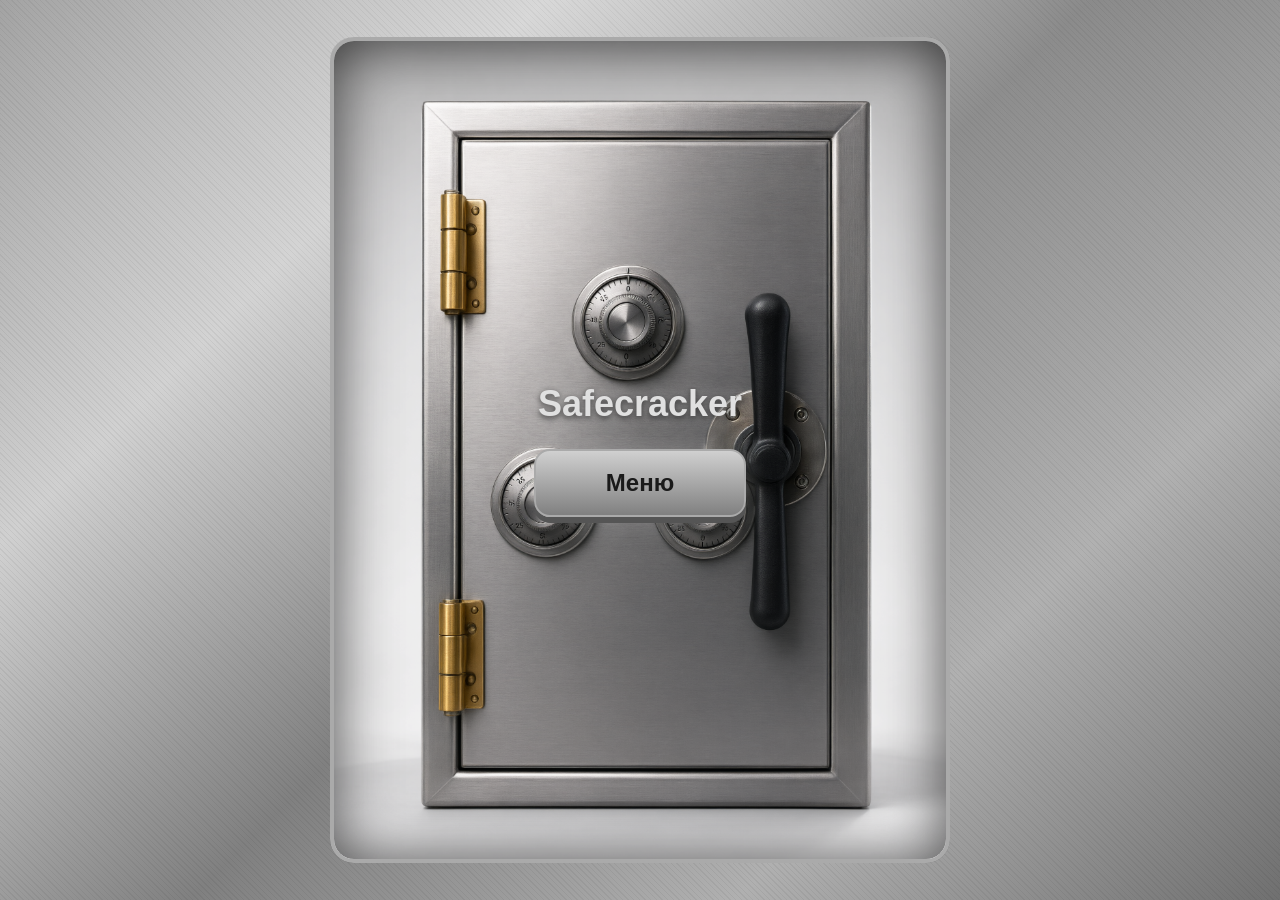
<file: index.html>
<!DOCTYPE html>
<html lang="ru">
<head>
  <meta charset="UTF-8">
  <meta name="viewport" content="width=device-width, initial-scale=1.0, viewport-fit=cover">
  <title> Safecracker</title>
  <link rel="stylesheet" href="style/common.css">
  <link rel="stylesheet" href="style/menu.css">
</head>
<body>
  <div class="app-shell">
    <div class="start-hero">
      <h1 class="start-title"> Safecracker</h1>
      <a href="pages/menu.html" class="menu-btn">Меню</a>
    </div>
  </div>
  <script src="script/ui-sound.js"></script> <!-- ДОБАВЛЕНО -->
</body>
</html>
</file>
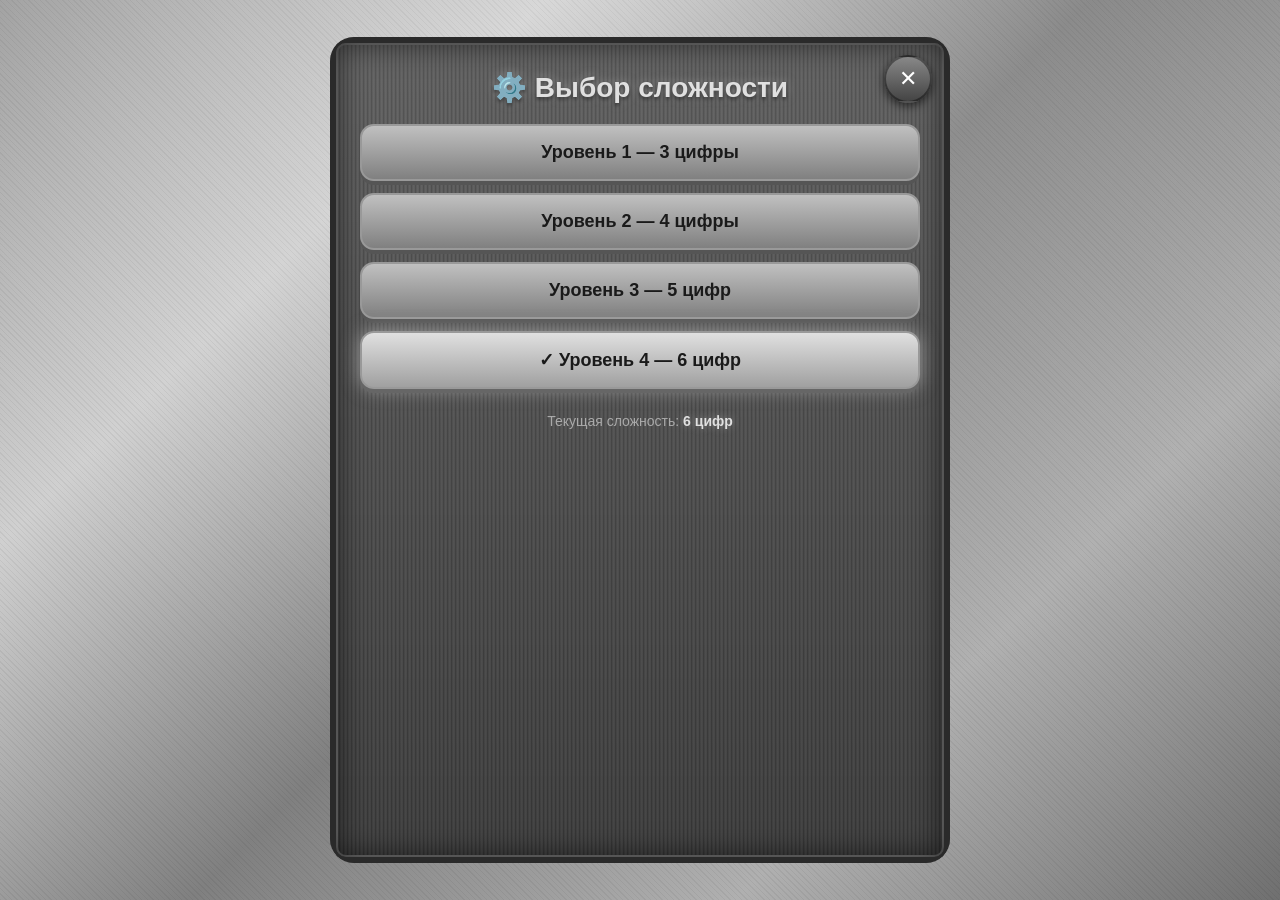
<file: pages/difficulty.html>
<!DOCTYPE html>
<html lang="ru">
<head>
  <meta charset="UTF-8">
  <meta name="viewport" content="width=device-width, initial-scale=1.0, viewport-fit=cover">
  <title>⚙️ Сложность</title>
  <link rel="stylesheet" href="../style/common.css">
  <link rel="stylesheet" href="../style/difficulty.css">
</head>
<body>
  <div class="app-shell">
    <div class="page-card">
      <a href="menu.html" class="circle-btn top-right" aria-label="В меню">✕</a>
      <h1 class="page-title">⚙️ Выбор сложности</h1>
      <div class="difficulty-list">
        <button class="nav-btn difficulty-btn" data-count="3">Уровень 1 — 3 цифры</button>
        <button class="nav-btn difficulty-btn" data-count="4">Уровень 2 — 4 цифры</button>
        <button class="nav-btn difficulty-btn" data-count="5">Уровень 3 — 5 цифр</button>
        <button class="nav-btn difficulty-btn" data-count="6">Уровень 4 — 6 цифр</button>
      </div>
      <p class="hint">Текущая сложность: <span id="currentDifficulty">—</span></p>
    </div>
  </div>
  <script src="../script/difficulty.js"></script>
  <script src="../script/ui-sound.js"></script> <!-- ДОБАВЛЕНО -->
</body>
</html>
</file>
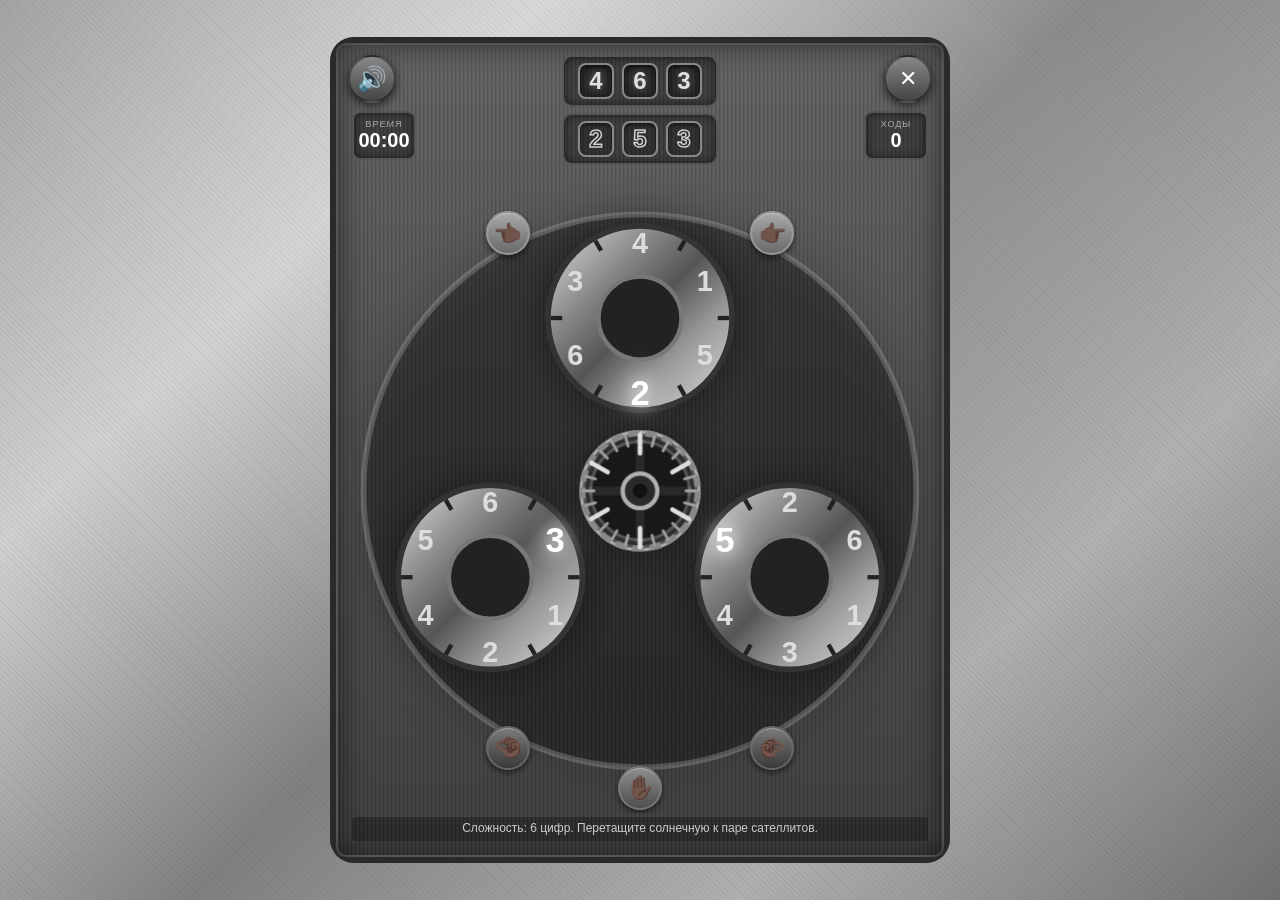
<file: pages/game.html>
<!DOCTYPE html>
<html lang="ru">
<head>
  <meta charset="UTF-8">
  <meta name="viewport" content="width=device-width, initial-scale=1.0, viewport-fit=cover">
  <title>Safecracker</title>
  <link rel="stylesheet" href="../style/common.css">
  <link rel="stylesheet" href="../style/game.css">
</head>
<body>
  <div class="app-shell">
    <div class="game">
      <!-- Кнопка звука СЛЕВА -->
      <button id="soundToggleBtn" class="circle-btn top-left sound-btn" aria-label="Выключить звук">🔊</button>
      <!-- Кнопка выхода СПРАВА -->
      <a href="menu.html" id="exitMenuBtn" class="circle-btn top-right exit-btn" aria-label="В меню">✕</a>

      <!-- Панели с цифрами -->
      <div class="panels">
        <div class="panel">
          <div class="target-digits" id="targetDigits"></div>
        </div>
        <div class="panel">
          <div class="target-digits active-digits" id="activeDigits"></div>
        </div>
      </div>

      <header class="header">
        <div class="side-panel">
          <span class="side-label">Время</span>
          <span class="side-value" id="timerValue">00:00</span>
        </div>
        <div class="side-panel">
          <span class="side-label">Ходы</span>
          <span class="side-value" id="movesCount">0</span>
        </div>
      </header>

      <!-- Поле с SVG и кнопками -->
      <div class="field-wrapper" id="fieldWrapper">
        <svg id="field" viewBox="0 0 200 200" preserveAspectRatio="xMidYMid meet"></svg>
        
        <!-- Кнопки управления (координаты рассчитает JS) -->
        <button class="cross-btn ring-btn" id="rotateMechCW" data-angle="30" aria-label="Поворот механизма по часовой">👉🏿</button>
        
        <!-- Заменили ⟳ на эмодзи руки -->
        <button class="cross-btn ring-btn" id="rotateCCW" data-angle="150" aria-label="Вращение против часовой">
          <span class="mirrored-emoji">🤏🏿</span>
        </button>
        
        <button class="cross-btn ring-btn" id="restartCrossBtn" data-angle="180" aria-label="Начать заново">✋🏿</button>
        
        <!-- Заменили ⟲ на зеркальную руку -->
        <button class="cross-btn ring-btn" id="rotateCW" data-angle="210" aria-label="Вращение по часовой">🤏🏿</button>
        
        <button class="cross-btn ring-btn" id="rotateMechCCW" data-angle="330" aria-label="Поворот механизма против часовой">👈🏿</button>
      </div>

      <div class="status" id="status">Тащите солнечную шестерёнку в нужную позицию</div>
    </div>
  </div>

  <script src="../script/game.js"></script>
</body>
</html>
</file>
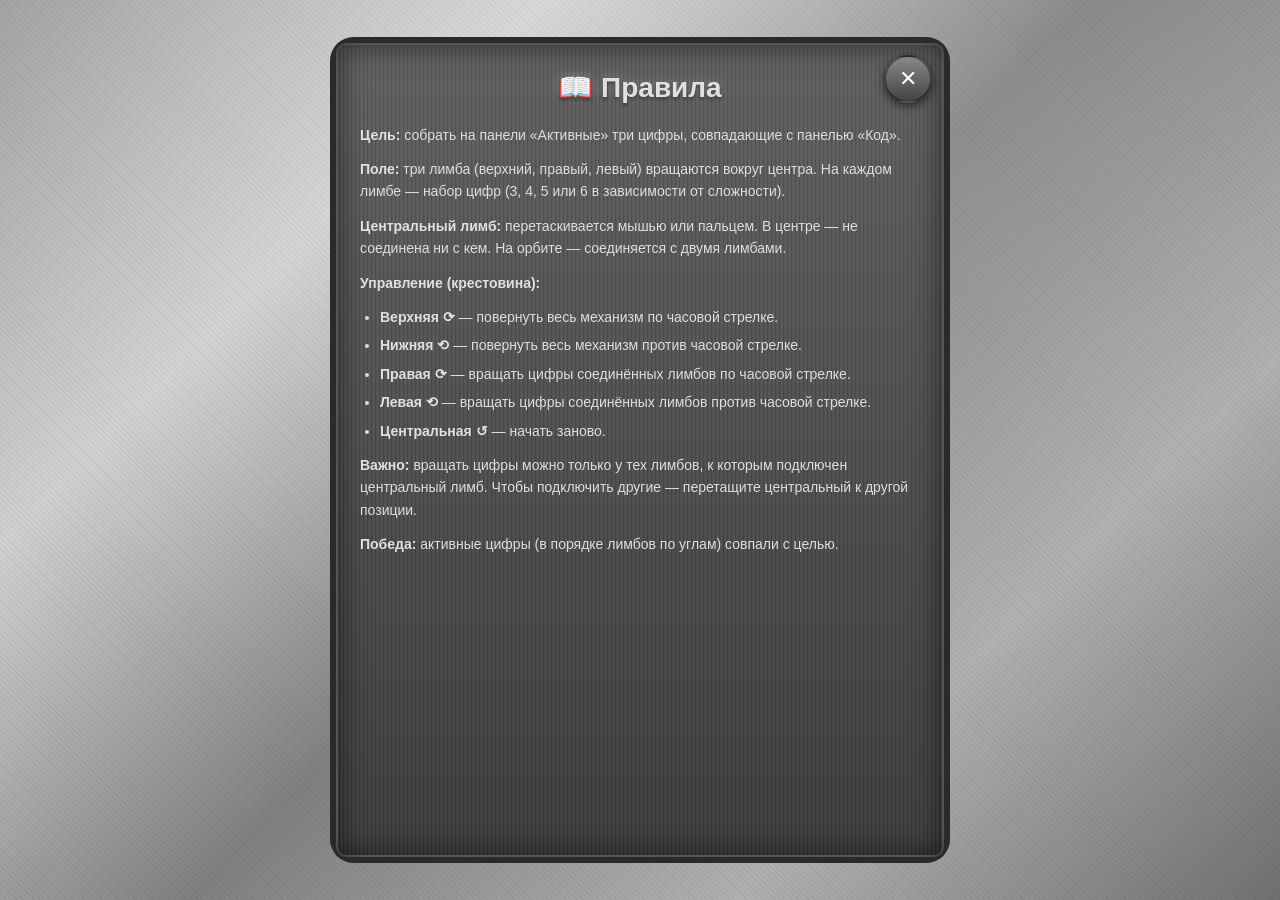
<file: pages/rules.html>
<!DOCTYPE html>
<html lang="ru">
<head>
  <meta charset="UTF-8">
  <meta name="viewport" content="width=device-width, initial-scale=1.0, viewport-fit=cover">
  <title>📖 Правила</title>
  <link rel="stylesheet" href="../style/common.css">
  <link rel="stylesheet" href="../style/rules.css">
</head>
<body>
  <div class="app-shell">
    <div class="page-card">
      <a href="menu.html" class="circle-btn top-right" aria-label="В меню">✕</a>
      <h1 class="page-title">📖 Правила</h1>
      <div class="rules-content">
        <p><b>Цель:</b> собрать на панели «Активные» три цифры, совпадающие с панелью «Код».</p>
        <p><b>Поле:</b> три лимба (верхний, правый, левый) вращаются вокруг центра. На каждом лимбе — набор цифр (3, 4, 5 или 6 в зависимости от сложности).</p>
        <p><b>Центральный лимб:</b> перетаскивается мышью или пальцем. В центре — не соединена ни с кем. На орбите — соединяется с двумя лимбами.</p>
        <p><b>Управление (крестовина):</b></p>
        <ul>
          <li><b>Верхняя ⟳</b> — повернуть весь механизм по часовой стрелке.</li>
          <li><b>Нижняя ⟲</b> — повернуть весь механизм против часовой стрелке.</li>
          <li><b>Правая ⟳</b> — вращать цифры соединённых лимбов по часовой стрелке.</li>
          <li><b>Левая ⟲</b> — вращать цифры соединённых лимбов против часовой стрелке.</li>
          <li><b>Центральная ↺</b> — начать заново.</li>
        </ul>
        <p><b>Важно:</b> вращать цифры можно только у тех лимбов, к которым подключен центральный лимб. Чтобы подключить другие — перетащите центральный к другой позиции.</p>
        <p><b>Победа:</b> активные цифры (в порядке лимбов по углам) совпали с целью.</p>
      </div>
    </div>
  </div>
  <script src="../script/ui-sound.js"></script> <!-- ДОБАВЛЕНО -->
</body>
</html>
</file>
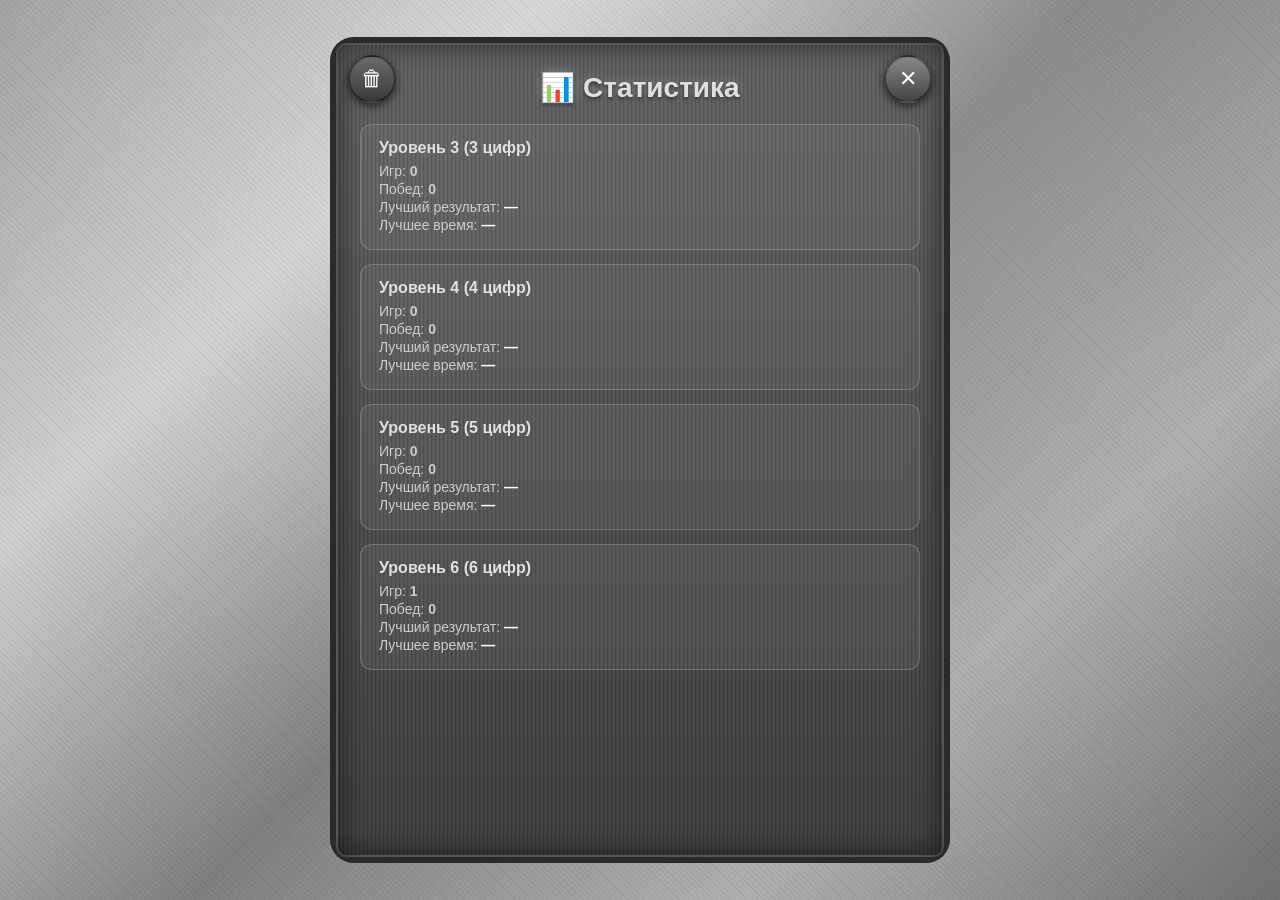
<file: pages/stats.html>
<!DOCTYPE html>
<html lang="ru">
<head>
  <meta charset="UTF-8">
  <meta name="viewport" content="width=device-width, initial-scale=1.0, viewport-fit=cover">
  <title>📊 Статистика</title>
  <link rel="stylesheet" href="../style/common.css">
  <link rel="stylesheet" href="../style/stats.css">
</head>
<body>
  <div class="app-shell">
    <div class="page-card">
      <a href="menu.html" class="circle-btn top-right" aria-label="В меню">✕</a>
      <button class="circle-btn top-left danger" id="resetStatsBtn" aria-label="Сбросить статистику">🗑</button>
      <h1 class="page-title">📊 Статистика</h1>

      <div id="statsContent" class="stats-content"></div>
    </div>
  </div>
  <script src="../script/stats.js"></script>
  <script src="../script/ui-sound.js"></script>
</body>
</html>
</file>
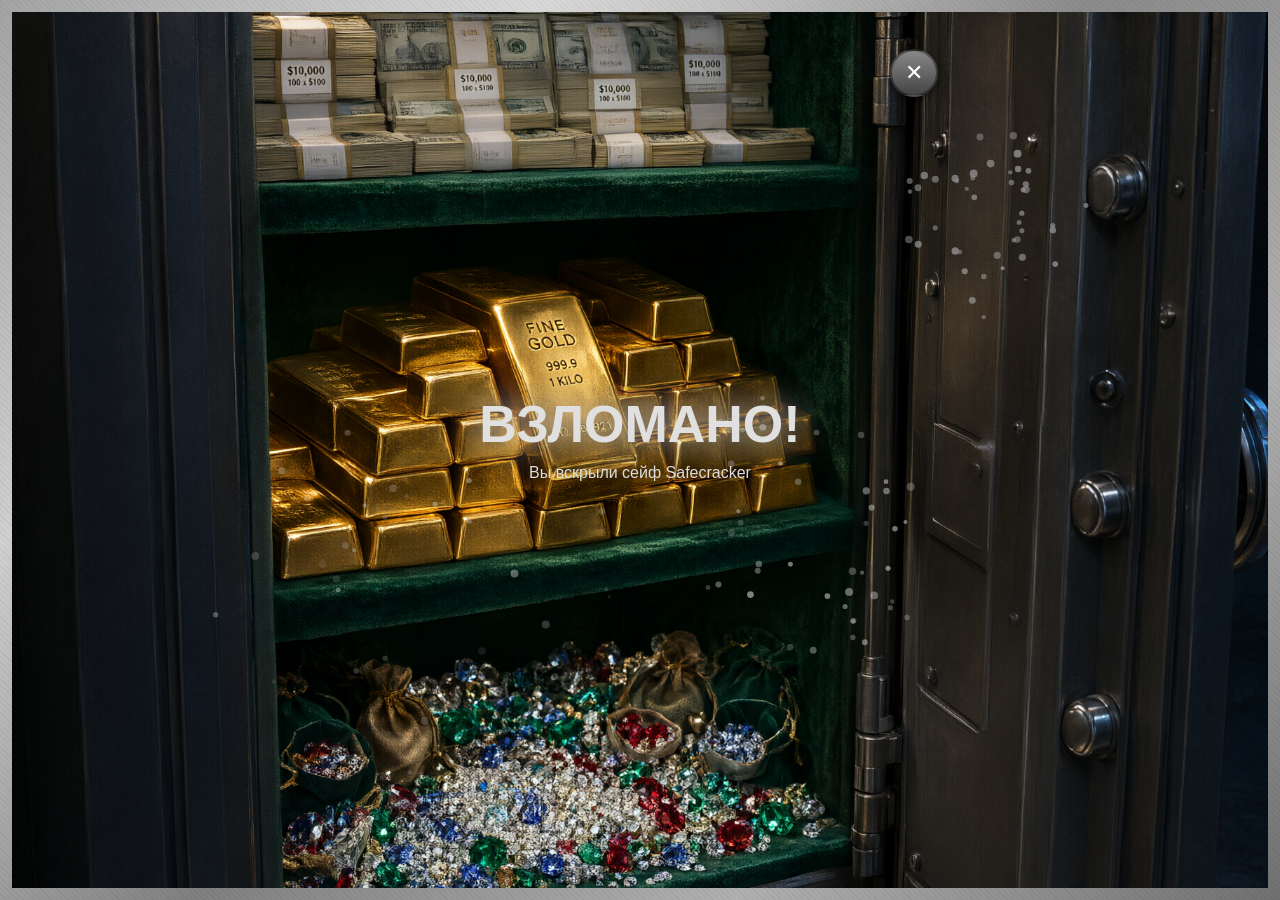
<file: pages/victory.html>
<!DOCTYPE html>
<html lang="ru">
<head>
  <meta charset="UTF-8">
  <meta name="viewport" content="width=device-width, initial-scale=1.0, viewport-fit=cover">
  <title>Safecracker — Взломано!</title>
  <link rel="stylesheet" href="../style/common.css">
  <link rel="stylesheet" href="../style/victory.css">
</head>
<body>
  <div class="victory-screen">
    <canvas id="fireworks"></canvas>
    <div class="money-rain" id="moneyRain"></div>

    <div class="app-shell">
      <!-- Кнопка выхода в правом верхнем углу (как на других страницах) -->
      <a href="menu.html" class="circle-btn top-right" aria-label="В меню">✕</a>

      <div class="victory-card">
        <h1 class="victory-title">ВЗЛОМАНО!</h1>
        <p class="victory-subtitle">Вы вскрыли сейф Safecracker</p>
      </div>
    </div>
  </div>

  <script src="../script/victory.js"></script>
  <script src="../script/ui-sound.js"></script>
</body>
</html>
</file>
<file: style/common.css>
* {
  box-sizing: border-box;
  margin: 0;
  padding: 0;
}

html, body {
  height: 100%;
  overflow: hidden;
}

body {
  display: flex;
  flex-direction: column;
  align-items: center;
  justify-content: center;
  width: 100%;
  height: 100dvh;
  min-height: 100svh;
  padding: 12px;
  font-family: 'Segoe UI', Arial, sans-serif;

  background:
    radial-gradient(circle at 50% 0%, rgba(255, 255, 255, 0.2) 0%, transparent 70%),
    repeating-linear-gradient(45deg, rgba(0,0,0,0.05) 0px, rgba(0,0,0,0.05) 1px, transparent 1px, transparent 4px),
    linear-gradient(135deg, #a0a0a0 0%, #d0d0d0 25%, #808080 50%, #b0b0b0 75%, #707070 100%);
  background-color: #888;
  background-attachment: fixed;

  color: #fff;
  user-select: none;
  -webkit-user-select: none;
  overflow: hidden;
}

/* ============================================
   ЕДИНЫЙ КАРКАС СТРАНИЦЫ
   ============================================ */
.app-shell {
  position: relative;
  display: flex;
  flex-direction: column;
  align-items: stretch;
  justify-content: stretch;
  width: min(100%, calc((100dvh - 24px) * 3 / 4));
  aspect-ratio: 3 / 4;
  max-width: 620px;
  max-height: 100%;
  flex: 0 1 auto;
  min-height: 0;
  overflow: hidden;
  border-radius: 24px;
}

/* ============================================
   КНОПКИ-КРУЖКИ
   ============================================ */
.circle-btn {
  position: absolute;
  width: 48px;
  height: 48px;
  border-radius: 50%;
  display: flex;
  align-items: center;
  justify-content: center;
  font-size: 22px;
  cursor: pointer;
  border: 2px solid rgba(0, 0, 0, 0.4);
  background: linear-gradient(180deg, #888, #444);
  color: #fff;
  text-decoration: none;
  z-index: 10;
  transition: 0.15s;
  box-shadow: 0 3px 10px rgba(0, 0, 0, 0.6);
}
.circle-btn:hover { transform: scale(1.08); filter: brightness(1.2); }
.circle-btn:active { transform: scale(0.95); }
.circle-btn.top-right { top: 12px; right: 12px; }
.circle-btn.top-left { top: 12px; left: 12px; }
.circle-btn.danger { background: linear-gradient(180deg, #6a6a6a, #3a3a3a); }

/* ============================================
   КАРТОЧКА-СТРАНИЦА
   ============================================ */
.page-card {
  position: relative;
  display: flex;
  flex-direction: column;
  flex: 1 1 auto;
  min-height: 0;
  width: 100%;
  overflow-y: auto;

  background:
    linear-gradient(180deg, rgba(255,255,255,0.1) 0%, rgba(0,0,0,0.2) 100%),
    repeating-linear-gradient(90deg, #4a4a4a 0px, #5a5a5a 2px, #3a3a3a 4px);
  background-color: #444;

  border: 6px solid #2a2a2a;
  border-radius: 16px;
  padding: 28px 24px;
  box-shadow:
    0 0 40px rgba(0, 0, 0, 0.8),
    inset 0 0 30px rgba(0, 0, 0, 0.6),
    inset 0 0 0 2px #777;
  text-align: center;
  scrollbar-width: thin;
}

.page-title {
  font-size: 28px;
  color: #e0e0e0;
  margin-bottom: 20px;
  padding: 0 44px;
  text-shadow: 0 0 10px rgba(200, 200, 200, 0.5), 0 2px 4px rgba(0,0,0,0.8);
  flex: 0 0 auto;
}

/* ============================================
   НАВИГАЦИОННЫЕ КНОПКИ МЕНЮ
   ============================================ */
.nav-btn {
  display: block;
  width: 100%;
  padding: 16px;
  margin-bottom: 12px;
  font-size: 18px;
  font-weight: bold;
  color: #1a1a1a;
  background: linear-gradient(180deg, #c0c0c0, #808080);
  border: 2px solid #999;
  border-radius: 14px;
  cursor: pointer;
  text-decoration: none;
  text-align: center;
  transition: 0.15s;
  box-shadow: 0 4px 0 #555;
}
.nav-btn:hover { transform: translateY(-2px); box-shadow: 0 6px 0 #555; filter: brightness(1.08); }
.nav-btn:active { transform: translateY(2px); box-shadow: 0 2px 0 #555; }
.nav-btn.secondary { background: linear-gradient(180deg, #a0a0a0, #606060); color: #fff; box-shadow: 0 4px 0 #3a3a3a; }
.nav-btn.secondary:hover { box-shadow: 0 6px 0 #3a3a3a; }
.nav-btn.back { background: linear-gradient(180deg, #909090, #505050); color: #fff; box-shadow: 0 4px 0 #2a2a2a; }
.nav-btn.back:hover { box-shadow: 0 6px 0 #2a2a2a; }

/* ============================================
   МОБИЛЬНАЯ АДАПТАЦИЯ
   ============================================ */
@media (max-width: 500px) {
  body { padding: 8px; }
  .page-card { padding: 20px 14px; border-width: 4px; }
  .page-title { font-size: 22px; padding: 0 40px; margin-bottom: 16px; }
  .nav-btn { font-size: 16px; padding: 14px; margin-bottom: 10px; }
  .circle-btn { width: 42px; height: 42px; font-size: 18px; }
}

@media (max-height: 640px) {
  body { padding: 6px; }
  .page-card { padding: 14px 10px; border-width: 4px; }
  .page-title { font-size: 18px; margin-bottom: 10px; padding: 0 36px; }
  .nav-btn { padding: 10px; margin-bottom: 6px; font-size: 14px; }
  .circle-btn { width: 36px; height: 36px; font-size: 16px; top: 8px; right: 8px; }
  .circle-btn.top-left { left: 8px; }
}
</file>
<file: style/menu.css>
/* ============================================
   СТАРТОВАЯ СТРАНИЦА (index.html)
   ============================================ */
.start-hero {
  position: relative;
  display: flex;
  flex-direction: column;
  align-items: center;
  justify-content: center;
  gap: 24px;
  flex: 1 1 auto;
  width: 100%;
  height: 100%;
  min-height: 0;
  padding: 36px 28px;
  border: 4px solid #aaa;
  border-radius: 24px;
  overflow: hidden;

  background-image: url("../imag/background.png");
  background-size: cover;
  background-position: center;
  background-repeat: no-repeat;

  box-shadow: 0 0 40px rgba(0, 0, 0, 0.6),
              inset 0 0 60px rgba(0, 0, 0, 0.7);
}

.start-hero > * {
  position: relative;
  z-index: 1;
}

.start-title {
  font-size: 36px;
  color: #e0e0e0;
  text-align: center;
  text-shadow: 0 0 20px rgba(200, 200, 200, 0.6),
               0 2px 6px rgba(0, 0, 0, 0.8);
}

.menu-btn {
  display: inline-block;
  padding: 18px 70px;
  font-size: 24px;
  font-weight: bold;
  color: #1a1a1a;
  background: linear-gradient(180deg, #d0d0d0, #808080);
  border: 2px solid #aaa;
  border-radius: 16px;
  text-decoration: none;
  box-shadow: 0 6px 0 #555, 0 0 30px rgba(200, 200, 200, 0.3);
  transition: 0.15s;
}
.menu-btn:hover { transform: translateY(-3px); box-shadow: 0 9px 0 #555, 0 0 40px rgba(200, 200, 200, 0.5); }
.menu-btn:active { transform: translateY(3px); box-shadow: 0 3px 0 #555; }

@media (max-width: 500px) {
  .start-hero { padding: 24px 16px; gap: 18px; border-width: 3px; }
  .start-title { font-size: 26px; }
  .menu-btn { font-size: 20px; padding: 14px 50px; }
}

@media (max-height: 640px) {
  .start-hero { padding: 16px 12px; gap: 12px; }
  .start-title { font-size: 20px; }
  .menu-btn { font-size: 16px; padding: 10px 36px; }
}
</file>
<file: style/difficulty.css>
/* ============================================
   ⚙️ СЛОЖНОСТЬ — стили
   ============================================ */

.difficulty-list {
  display: flex;
  flex-direction: column;
  gap: 12px;
  margin-bottom: 20px;
}

.difficulty-btn {
  margin-bottom: 0;
  position: relative;
}

.difficulty-btn.active {
  background: linear-gradient(180deg, #e0e0e0, #a0a0a0);
  color: #1a1a1a;
  box-shadow: 0 4px 0 #666, 0 0 18px rgba(200, 200, 200, 0.6);
}
.difficulty-btn.active:hover {
  box-shadow: 0 6px 0 #666, 0 0 24px rgba(200, 200, 200, 0.8);
  filter: brightness(1.05);
}
.difficulty-btn.active:active {
  box-shadow: 0 2px 0 #666, 0 0 12px rgba(200, 200, 200, 0.5);
}
.difficulty-btn.active::before {
  content: "✓ ";
  font-weight: bold;
}

.hint {
  font-size: 14px;
  color: #aaa;
  margin-top: 4px;
}
.hint span {
  color: #e0e0e0;
  font-weight: bold;
  text-shadow: 0 0 8px rgba(200, 200, 200, 0.4);
}

@media (max-width: 500px) {
  .difficulty-list { gap: 10px; margin-bottom: 14px; }
  .hint { font-size: 13px; }
}

@media (max-height: 640px) {
  .difficulty-list { gap: 8px; margin-bottom: 10px; }
  .hint { font-size: 12px; }
}
</file>
<file: style/game.css>
/* ============================================
   🔐 SAFECRACKER — стили
   ============================================ */

/* ============================================
   ИГРОВОЙ ЭКРАН
   ============================================ */
.game {
  position: relative;
  display: flex;
  flex-direction: column;
  flex: 1 1 auto;
  width: 100%;
  height: 100%;
  min-height: 0;

  padding: 16px;
  padding-top: 12px;

  background:
    linear-gradient(180deg, rgba(255,255,255,0.1) 0%, rgba(0,0,0,0.2) 100%),
    repeating-linear-gradient(90deg, #4a4a4a 0px, #5a5a5a 2px, #3a3a3a 4px);
  background-color: #444;

  border: 6px solid #2a2a2a;
  border-radius: 16px;
  box-shadow:
    0 0 40px rgba(0, 0, 0, 0.8),
    inset 0 0 30px rgba(0, 0, 0, 0.6),
    inset 0 0 0 2px #777;
  overflow: hidden;
}

/* --- Кнопки в верхних углах --- */
.exit-btn {
  right: 12px;
}

.sound-btn {
  left: 12px;
  font-size: 24px;
}

/* --- Панели с цифрами --- */
.panels {
  position: absolute;
  top: 12px;
  left: 50%;
  transform: translateX(-50%);
  display: flex;
  flex-direction: column;
  align-items: center;
  gap: 6px;
  z-index: 5;
  pointer-events: none;
}

.panels .panel {
  pointer-events: auto;
}

.panel {
  background: rgba(0, 0, 0, 0.35);
  border: 2px solid #555;
  border-radius: 10px;
  padding: 6px 14px;
  display: flex;
  align-items: center;
  justify-content: center;
  box-shadow: inset 0 0 8px rgba(0, 0, 0, 0.6);
  width: auto;
  min-width: 140px;
}

.target-digits {
  display: flex;
  gap: 8px;
  justify-content: center;
}

/* --- Цифры в панелях --- */
.target-digit {
  font-size: 24px;
  font-weight: bold;
  color: #e0e0e0;
  text-shadow: 0 0 8px rgba(200, 200, 200, 0.5);
  width: 36px;
  height: 36px;
  display: flex;
  align-items: center;
  justify-content: center;
  background: rgba(0, 0, 0, 0.4);
  border: 2px solid #888;
  border-radius: 8px;
  box-shadow: inset 0 2px 4px rgba(0, 0, 0, 0.6);
  transition: 0.2s;
}

/* --- Эффект "скрытой записи" --- */
.active-digits .target-digit {
  color: transparent;
  -webkit-text-stroke: 1.5px #d0d0d0;
  text-shadow: none;
  background: rgba(0, 0, 0, 0.2);
}

/* --- Совпадение (победа) --- */
.target-digit.win-match {
  color: #ffffff;
  -webkit-text-stroke: 0px transparent;
  text-shadow: 0 0 15px rgba(255, 255, 255, 1);
  border-color: #ffffff;
  background: rgba(255, 255, 255, 0.2);
  animation: pulseWin 0.5s infinite alternate;
}

@keyframes pulseWin {
  from { transform: scale(1); box-shadow: 0 0 8px rgba(255, 255, 255, 0.6); }
  to { transform: scale(1.1); box-shadow: 0 0 20px rgba(255, 255, 255, 1); }
}

/* --- Шапка с счётчиками --- */
.header {
  display: flex;
  justify-content: space-between;
  align-items: center;
  gap: 8px;
  margin-bottom: 8px;
  margin-top: 56px;
  flex: 0 0 auto;
  flex-shrink: 0;
  z-index: 2;
  width: 100%;
}

.side-panel {
  background: rgba(0, 0, 0, 0.35);
  border: 2px solid #555;
  border-radius: 8px;
  padding: 6px 8px;
  display: flex;
  flex-direction: column;
  align-items: center;
  justify-content: center;
  box-shadow: inset 0 0 8px rgba(0, 0, 0, 0.6);
  width: 64px;
  flex: 0 0 auto;
}

.side-label {
  font-size: 9px;
  letter-spacing: 1px;
  color: #aaa;
  text-transform: uppercase;
}

.side-value {
  font-size: 20px;
  font-weight: bold;
  color: #fff;
  font-variant-numeric: tabular-nums;
}

/* --- Поле с SVG --- */
.field-wrapper {
  flex: 1 1 auto;
  min-height: 0;
  display: flex;
  justify-content: center;
  align-items: center;
  position: relative; /* Важно для абсолютного позиционирования кнопок */
  overflow: hidden;
  padding: 0;
}

#field {
  display: block;
  width: 100%;
  height: 100%;
  max-width: 100%;
  max-height: 100%;
  filter: drop-shadow(0 0 20px rgba(0, 0, 0, 0.5));
}

/* ============================================
   КНОПКИ УПРАВЛЕНИЯ НА КРУГЕ
   ============================================ */
.ring-btn {
  position: absolute;
  transform: translate(-50%, -50%); /* Центрируем кнопку */
  
  width: 44px;
  height: 44px;
  border-radius: 50%;
  border: 2px solid #888;
  background: linear-gradient(180deg, #9a9a9a, #5a5a5a);
  color: #fff;
  font-size: 22px;
  display: flex;
  align-items: center;
  justify-content: center;
  cursor: pointer;
  transition: transform 0.15s, filter 0.15s, box-shadow 0.15s;
  box-shadow:
    0 3px 6px rgba(0, 0, 0, 0.5),
    inset 0 1px 0 rgba(255, 255, 255, 0.3);
  user-select: none;
  -webkit-user-select: none;
  padding: 0;
  z-index: 10;
}

.ring-btn:hover {
  transform: translate(-50%, -50%) scale(1.1);
  filter: brightness(1.2);
}

.ring-btn:active {
  transform: translate(-50%, -50%) scale(0.95);
  box-shadow: inset 0 3px 6px rgba(0, 0, 0, 0.5);
}

.ring-btn:disabled {
  opacity: 0.4;
  cursor: not-allowed;
  transform: translate(-50%, -50%);
}

/* Класс для зеркального отражения эмодзи */
.mirrored-emoji {
  display: inline-block;
  transform: scaleX(-1);
  font-size: 20px; /* Чуть уменьшим размер эмодзи, чтобы влез в кнопку */
}

/* Цветовые оттенки */
#rotateMechCW, #rotateMechCCW {
  background: linear-gradient(180deg, #a8a8a8, #6a6a6a);
  border-color: #999;
}
#rotateMechCW:hover, #rotateMechCCW:hover {
  background: linear-gradient(180deg, #c0c0c0, #7a7a7a);
}

#rotateCCW, #rotateCW {
  background: linear-gradient(180deg, #7a7a7a, #3a3a3a);
  border-color: #666;
}
#rotateCCW:hover, #rotateCW:hover {
  background: linear-gradient(180deg, #909090, #4a4a4a);
}

#restartCrossBtn {
  background: linear-gradient(180deg, #8e8e8e, #4e4e4e);
  border-color: #777;
}
#restartCrossBtn:hover {
  background: linear-gradient(180deg, #a5a5a5, #606060);
}

/* --- Статусная строка --- */
.status {
  flex: 0 0 auto;
  flex-shrink: 0;
  text-align: center;
  font-size: 12px;
  color: #ccc;
  padding: 4px 8px;
  margin-top: 4px;
  min-height: 24px;
  background: rgba(0, 0, 0, 0.3);
  border-radius: 4px;
}

/* ============================================
   SVG-СТИЛИ
   ============================================ */

.mechanism-group {
  transform-box: view-box;
  transform-origin: 100px 100px;
}

/* --- Центральный штурвал --- */
.center-wheel-group {
  transition: opacity 0.3s ease;
  will-change: transform;
}

.center-wheel-group.on-top {
  cursor: pointer;
}

.center-wheel-group.on-top .center-wheel {
  pointer-events: auto;
  cursor: pointer;
}

.center-wheel-group.on-top .center-wheel-hub,
.center-wheel-group.on-top .center-wheel-spoke,
.center-wheel-group.on-top .center-wheel-icon {
  pointer-events: none;
}

.center-wheel {
  fill: rgba(40, 40, 40, 0.9);
  stroke: #b0b0b0;
  stroke-width: 2;
  transition: fill 0.3s, stroke 0.3s, transform 0.3s;
}

.center-wheel.win-active {
  fill: rgba(220, 220, 220, 0.35);
  stroke: #ffffff;
  stroke-width: 2.5;
  animation: wheelGlow 0.8s infinite alternate;
  pointer-events: auto;
  cursor: pointer;
}

@keyframes wheelGlow {
  from { filter: drop-shadow(0 0 5px #ffffff); }
  to   { filter: drop-shadow(0 0 20px #ffffff); }
}

.center-wheel-spoke {
  stroke: #888;
  stroke-width: 3;
  transition: stroke 0.3s;
}

.center-wheel-group.on-top .center-wheel-spoke {
  stroke: #ccc;
}

.center-wheel-hub {
  fill: #444;
  stroke: #b0b0b0;
  stroke-width: 1.5;
  transition: fill 0.3s, stroke 0.3s;
}

.center-wheel-group.on-top .center-wheel-hub {
  fill: #666;
  stroke: #fff;
}

.center-wheel-icon {
  font-size: 12px;
  text-anchor: middle;
  dominant-baseline: central;
  pointer-events: none;
}

/* --- Сателлиты --- */
.satellite-bg {
  stroke: #333;
  stroke-width: 2;
  transition: filter 0.2s;
}

.satellite-group:hover .satellite-bg {
  filter: brightness(1.2);
}

.satellite-knob {
  fill: #222;
  stroke: #777;
  stroke-width: 1.5;
}

.satellite-digit {
  font-size: 10px;
  fill: #ddd;
  text-anchor: middle;
  dominant-baseline: central;
  font-weight: bold;
}

.satellite-active-digit {
  font-size: 12px;
  fill: #ffffff;
  text-anchor: middle;
  dominant-baseline: central;
  font-weight: bold;
  filter: drop-shadow(0 0 3px rgba(255, 255, 255, 0.95))
          drop-shadow(0 0 6px rgba(255, 255, 255, 0.6));
}

/* --- Солнечная шестерёнка --- */
.sun-rim {
  fill: url(#sunGradient);
  stroke: #b0b0b0;
  stroke-width: 2;
  transition: fill 0.3s, stroke 0.3s;
}
.sun-rim.in-center {
  fill: rgba(50, 50, 50, 0.7);
  stroke-dasharray: 4 2;
  stroke: #888;
}

.sun-face {
  fill: rgba(0, 0, 0, 0.45);
  stroke: rgba(180, 180, 180, 0.35);
  stroke-width: 1;
}

.sun-tooth {
  stroke: #a0a0a0;
  stroke-width: 1;
  stroke-linecap: round;
}
.sun-tooth-major {
  stroke: #e0e0e0;
  stroke-width: 1.6;
}

.sun-hub {
  fill: #2a2a2a;
  stroke: #b0b0b0;
  stroke-width: 1.5;
}

.sun-hole {
  fill: #111;
}

.sun-drag-target {
  fill: transparent;
  cursor: grab;
}
.sun-drag-target:active { cursor: grabbing; }
.sun-drag-target.in-center { cursor: default; }

.sun-limb {
  will-change: transform, opacity;
  transition: opacity 0.4s ease, transform 0.4s ease;
}

/* --- Эффект "заезда" --- */
.sun-group {
  transition: opacity 0.45s ease;
  transform-box: view-box;
}

.sun-group.win-pending {
  opacity: 0.85;
}

.sun-group.win-pending .sun-limb {
  filter: drop-shadow(0 0 6px rgba(255, 255, 255, 0.5));
}

.sun-group.under-wheel {
  pointer-events: none;
  opacity: 0.5;
}

.sun-group.under-wheel .sun-limb {
  transform: scale(0.72) rotate(var(--limb-rot, 0deg));
  opacity: 0.8;
}

.sun-group.under-wheel .sun-drag-target {
  cursor: default;
}

.center-wheel-group.on-top {
  animation: wheelRise 0.5s cubic-bezier(0.34, 1.56, 0.64, 1) both;
}

@keyframes wheelRise {
  0%   { opacity: 0.4; transform: scale(0.85); }
  60%  { opacity: 1;   transform: scale(1.08); }
  100% { opacity: 1;   transform: scale(1); }
}

.center-wheel-group.on-top .center-wheel.win-active {
  fill: rgba(240, 240, 240, 0.45);
  stroke: #ffffff;
  stroke-width: 3;
  animation: wheelGlow 0.7s infinite alternate;
}

.center-wheel-group.on-top .center-wheel-hub {
  fill: #777;
  stroke: #fff;
  stroke-width: 2;
}

.sun-drag-target.win-ready {
  animation: sunReadyPulse 1s infinite alternate;
}

@keyframes sunReadyPulse {
  from { filter: drop-shadow(0 0 4px rgba(255, 255, 255, 0.5)); }
  to   { filter: drop-shadow(0 0 14px rgba(255, 255, 255, 0.95)); }
}

.link-line {
  stroke: rgba(180, 180, 180, 0.4);
  stroke-width: 1.5;
  stroke-dasharray: 4 2;
  pointer-events: none;
}

/* ============================================
   МОБИЛЬНАЯ АДАПТАЦИЯ
   ============================================ */
@media (max-width: 500px) {
  .game { padding: 10px; padding-top: 10px; border-width: 4px; }
  
  .ring-btn {
    width: 38px;
    height: 38px;
    font-size: 18px;
  }

  .mirrored-emoji {
    font-size: 18px;
  }
  
  .panel { padding: 4px 10px; min-width: 120px; }
  .target-digit { font-size: 20px; width: 32px; height: 32px; }
  .target-digits { gap: 6px; }
  
  .side-panel { width: 56px; }
  .side-value { font-size: 17px; }
  .header { margin-top: 50px; }
}

@media (max-height: 700px) {
  .game { padding-top: 10px; }
  .status { font-size: 11px; min-height: 20px; }
  
  .ring-btn {
    width: 34px;
    height: 34px;
    font-size: 16px;
  }

  .mirrored-emoji {
    font-size: 16px;
  }
  
  .target-digit { font-size: 18px; width: 30px; height: 30px; }
  .panel { min-width: 110px; }
  .header { margin-top: 46px; }
}
</file>
<file: style/rules.css>
.rules-content {
  text-align: left;
  font-size: 14px;
  line-height: 1.6;
  color: #ddd;
  overflow-y: auto;
  flex: 1 1 auto;
  min-height: 0;
}

.rules-content p { margin-bottom: 12px; }
.rules-content ul { margin: 8px 0 12px 20px; }
.rules-content li { margin-bottom: 6px; }
.rules-content b { color: #e0e0e0; }

@media (max-width: 500px) {
  .rules-content { font-size: 13px; line-height: 1.5; }
  .rules-content p { margin-bottom: 10px; }
  .rules-content li { margin-bottom: 5px; }
}
</file>
<file: style/stats.css>
/* ============================================
   ОСНОВНОЙ КОНТЕНТ СТАТИСТИКИ
   ============================================ */
.stats-content {
  display: flex;
  flex-direction: column;
  gap: 14px;
  text-align: left;
  overflow-y: auto;
  flex: 1 1 auto;
  min-height: 0;
}

.stats-row {
  background: rgba(255, 255, 255, 0.05);
  border: 1px solid rgba(200, 200, 200, 0.3);
  border-radius: 12px;
  padding: 14px 18px;
}

.stats-row h3 {
  color: #e0e0e0;
  font-size: 16px;
  margin-bottom: 6px;
}

.stats-row p {
  font-size: 14px;
  color: #ccc;
  margin-bottom: 2px;
}

.stats-row .best { color: #ffffff; font-weight: bold; }

.stats-empty {
  text-align: center;
  color: #888;
  font-size: 15px;
  padding: 20px;
}

/* ============================================
   КАСТОМНОЕ МОДАЛЬНОЕ ОКНО
   ============================================ */
.modal-overlay {
  position: fixed;
  inset: 0;
  background: rgba(0, 0, 0, 0.65);
  display: flex;
  align-items: center;
  justify-content: center;
  z-index: 1000;
  padding: 20px;
  animation: modalFadeIn 0.18s ease-out;
}

@keyframes modalFadeIn {
  from { opacity: 0; }
  to   { opacity: 1; }
}

.modal-box {
  background: linear-gradient(145deg, #3a3a3a, #1a1a1a);
  border: 3px solid #aaa;
  border-radius: 18px;
  padding: 24px 22px 18px;
  max-width: 380px;
  width: 100%;
  text-align: center;
  box-shadow: 0 0 40px rgba(0, 0, 0, 0.6),
              inset 0 0 20px rgba(0, 0, 0, 0.6);
  animation: modalPop 0.22s cubic-bezier(0.34, 1.56, 0.64, 1);
}

@keyframes modalPop {
  0%   { transform: scale(0.85); opacity: 0; }
  100% { transform: scale(1);    opacity: 1; }
}

.modal-text {
  font-size: 16px;
  color: #fff;
  margin-bottom: 20px;
  line-height: 1.4;
}

.modal-actions {
  display: flex;
  gap: 10px;
}

.modal-btn {
  flex: 1;
  padding: 12px;
  font-size: 15px;
  font-weight: bold;
  border: none;
  border-radius: 10px;
  cursor: pointer;
  transition: 0.15s;
}

.modal-cancel {
  background: linear-gradient(180deg, #808080, #505050);
  color: #fff;
  box-shadow: 0 3px 0 #2a2a2a;
}
.modal-cancel:hover { filter: brightness(1.15); transform: translateY(-1px); }
.modal-cancel:active { transform: translateY(1px); box-shadow: 0 1px 0 #2a2a2a; }

.modal-ok {
  background: linear-gradient(180deg, #6a6a6a, #3a3a3a);
  color: #fff;
  box-shadow: 0 3px 0 #1a1a1a;
}
.modal-ok:hover { filter: brightness(1.15); transform: translateY(-1px); }
.modal-ok:active { transform: translateY(1px); box-shadow: 0 1px 0 #1a1a1a; }

/* ============================================
   МОБИЛЬНАЯ АДАПТАЦИЯ
   ============================================ */
@media (max-width: 500px) {
  .stats-content { gap: 10px; }
  .stats-row { padding: 10px 14px; }
  .stats-row h3 { font-size: 15px; }
  .stats-row p { font-size: 13px; }
  .modal-text { font-size: 15px; }
  .modal-btn { padding: 10px; font-size: 14px; }
}
</file>
<file: style/victory.css>
.victory-screen {
  position: relative;
  width: 100%;
  height: 100dvh;
  display: flex;
  align-items: center;
  justify-content: center;
  overflow: hidden;
  padding: 12px;
  background-image: url("../imag/victory.png");
  background-size: cover;
  background-position: center;
  background-repeat: no-repeat;
}

#fireworks {
  position: absolute;
  inset: 0;
  width: 100%;
  height: 100%;
  z-index: 1;
  pointer-events: none;
}

.money-rain {
  position: absolute;
  inset: 0;
  overflow: hidden;
  z-index: 2;
  pointer-events: none;
}

.money-rain span {
  position: absolute;
  top: -10%;
  font-size: 26px;
  animation: moneyFall linear infinite;
  filter: drop-shadow(0 0 6px rgba(200, 200, 200, 0.8));
}

@keyframes moneyFall {
  from { transform: translateY(-10vh) rotate(0deg); }
  to   { transform: translateY(120vh) rotate(360deg); }
}

/* --- Карточка победы (прозрачная) --- */
.victory-card {
  position: relative;
  z-index: 3;
  display: flex;
  flex-direction: column;
  align-items: center;
  justify-content: center;
  flex: 1 1 auto;
  min-height: 0;
  width: 100%;
  height: 100%;
  overflow-y: auto;
  
  /* Полностью прозрачный фон, без рамок и теней */
  background: transparent;
  border: none;
  box-shadow: none;
  padding: 36px 32px;
  text-align: center;
  animation: victoryPop 0.6s cubic-bezier(0.34, 1.56, 0.64, 1);
}

@keyframes victoryPop {
  0%   { transform: scale(0.6); opacity: 0; }
  100% { transform: scale(1);   opacity: 1; }
}

.victory-title {
  font-size: clamp(34px, 9vmin, 52px);
  color: #e0e0e0;
  text-shadow: 0 0 30px rgba(200, 200, 200, 0.9),
               0 0 60px rgba(180, 180, 180, 0.6);
  animation: titleGlow 1.2s ease-in-out infinite alternate;
  margin-bottom: 10px;
}

@keyframes titleGlow {
  from { text-shadow: 0 0 20px rgba(200, 200, 200, 0.7), 0 0 40px rgba(180, 180, 180, 0.4); }
  to   { text-shadow: 0 0 40px rgba(255, 255, 255, 1),   0 0 80px rgba(200, 200, 200, 0.8); }
}

.victory-subtitle {
  font-size: 16px;
  color: #ddd;
  margin-bottom: 24px;
  text-shadow: 0 0 10px rgba(0, 0, 0, 0.8);
}

/* --- Адаптация --- */
@media (max-width: 500px) {
  .victory-card { padding: 26px 18px; }
  .victory-subtitle { font-size: 14px; margin-bottom: 18px; }
}

@media (max-height: 640px) {
  .victory-card { padding: 20px 16px; }
  .victory-subtitle { font-size: 13px; margin-bottom: 14px; }
}
</file>
